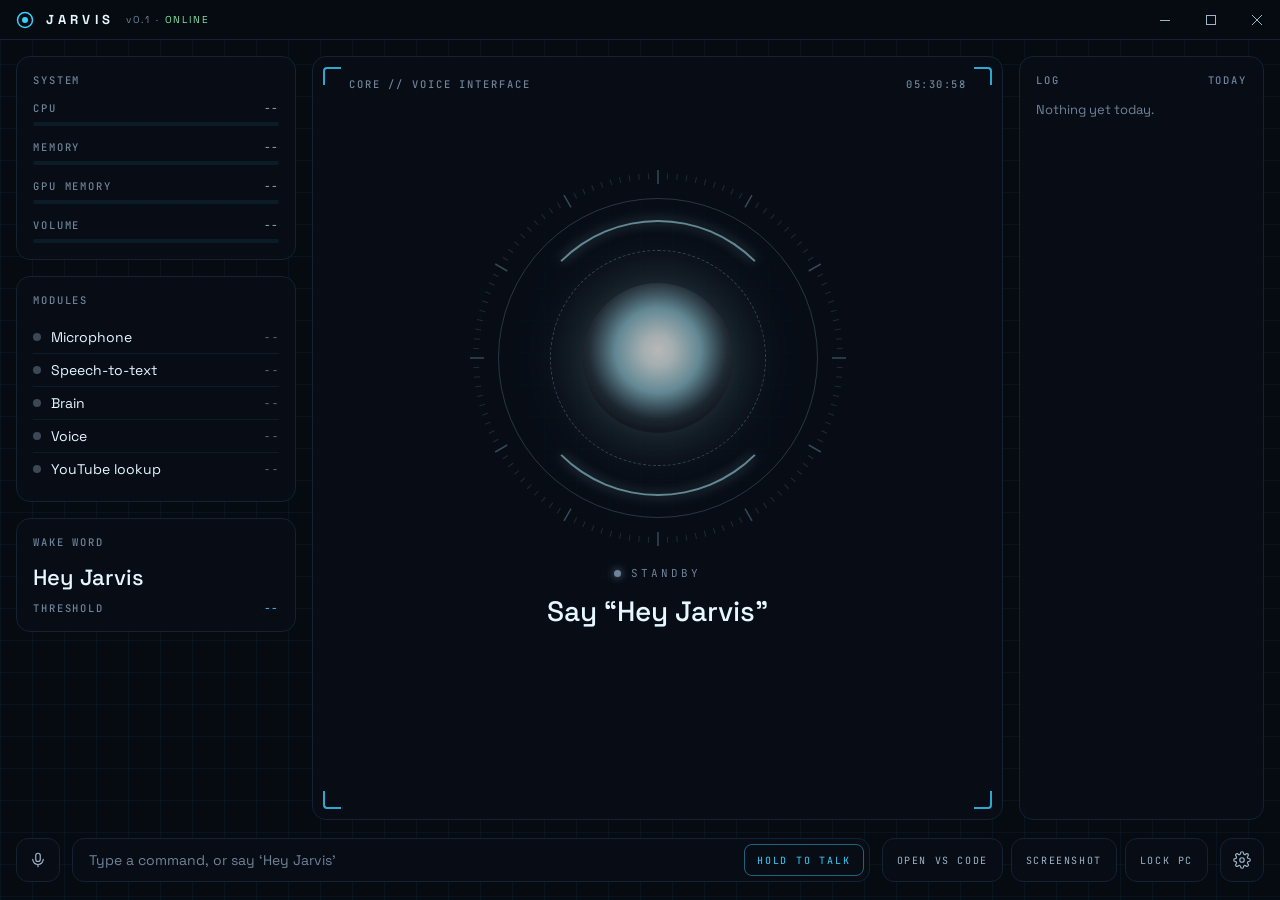
<file: src/jarvis/ui/index.html>
<!doctype html>
<html lang="en">
<head>
  <meta charset="utf-8">
  <meta http-equiv="Content-Security-Policy" content="default-src 'self'; style-src 'self'; font-src 'self'; script-src 'self'; img-src 'self' data:; connect-src 'none'">
  <title>Jarvis</title>
  <link rel="stylesheet" href="style.css">
</head>
<body data-page="main">
<div class="app">
  <header class="titlebar">
    <div class="titlebar-drag pywebview-drag-region">
      <svg class="brand-ring" viewBox="0 0 18 18" aria-hidden="true">
        <circle cx="9" cy="9" r="7.5" fill="none" stroke="#39D0FF" stroke-width="1.5"/>
        <circle cx="9" cy="9" r="3" fill="#39D0FF"/>
      </svg>
      <span class="brand-name">JARVIS</span>
      <span class="brand-version">v0.1 · <span class="online">ONLINE</span></span>
    </div>
    <div class="window-buttons">
      <button data-action="minimize" title="Mini mode" aria-label="Minimize to mini mode">
        <svg viewBox="0 0 10 10"><path d="M0 5.5h10" stroke="currentColor" stroke-width="1"/></svg>
      </button>
      <button data-action="maximize" title="Maximize" aria-label="Maximize">
        <svg viewBox="0 0 10 10"><rect x="0.5" y="0.5" width="9" height="9" fill="none" stroke="currentColor" stroke-width="1"/></svg>
      </button>
      <button class="close" data-action="close" title="Close Jarvis" aria-label="Close">
        <svg viewBox="0 0 10 10"><path d="M0 0l10 10M10 0L0 10" stroke="currentColor" stroke-width="1"/></svg>
      </button>
    </div>
  </header>

  <main class="columns">
    <aside class="col-left">
      <section class="panel">
        <div class="panel-title"><span class="label">System</span></div>
        <div class="meter" data-meter="cpu">
          <div class="meter-head"><span class="label">CPU</span><span class="meter-value">--</span></div>
          <div class="meter-track"><div class="meter-fill"></div></div>
        </div>
        <div class="meter" data-meter="memory">
          <div class="meter-head"><span class="label">Memory</span><span class="meter-value">--</span></div>
          <div class="meter-track"><div class="meter-fill"></div></div>
        </div>
        <div class="meter" data-meter="gpu">
          <div class="meter-head"><span class="label">GPU memory</span><span class="meter-value">--</span></div>
          <div class="meter-track"><div class="meter-fill"></div></div>
        </div>
        <div class="meter" data-meter="volume">
          <div class="meter-head"><span class="label">Volume</span><span class="meter-value">--</span></div>
          <div class="meter-track"><div class="meter-fill"></div></div>
        </div>
      </section>

      <section class="panel">
        <div class="panel-title"><span class="label">Modules</span></div>
        <ul class="modules">
          <li class="module" data-module="microphone" data-level="idle"><span class="dot"></span><span class="module-name">Microphone</span><span class="module-status">--</span></li>
          <li class="module" data-module="stt" data-level="idle"><span class="dot"></span><span class="module-name">Speech-to-text</span><span class="module-status">--</span></li>
          <li class="module" data-module="brain" data-level="idle"><span class="dot"></span><span class="module-name">Brain</span><span class="module-status">--</span></li>
          <li class="module" data-module="voice" data-level="idle"><span class="dot"></span><span class="module-name">Voice</span><span class="module-status">--</span></li>
          <li class="module" data-module="youtube" data-level="idle"><span class="dot"></span><span class="module-name">YouTube lookup</span><span class="module-status">--</span></li>
        </ul>
      </section>

      <section class="panel">
        <div class="panel-title"><span class="label">Wake word</span></div>
        <div class="wake-phrase" id="wake-phrase">Hey Jarvis</div>
        <div class="wake-threshold"><span class="label">Threshold</span><span class="meter-value" id="wake-threshold">--</span></div>
      </section>
    </aside>

    <section class="col-center panel stage" id="stage" data-state="idle">
      <span class="bracket tl"></span><span class="bracket tr"></span>
      <span class="bracket bl"></span><span class="bracket br"></span>
      <span class="label core-label">Core // Voice interface</span>
      <span class="label core-clock" id="clock">--:--:--</span>

      <div class="orb" id="orb" data-state="idle" aria-hidden="true">
        <svg class="dial" id="dial" viewBox="0 0 380 380"></svg>
        <span class="ring"></span>
        <span class="arc"></span>
        <span class="dashed"></span>
        <span class="pulse"></span>
        <span class="core"></span>
      </div>

      <div class="status mono"><span class="status-dot"></span><span id="status-label">STANDBY</span></div>
      <div class="headline" id="phrase">Say “Hey Jarvis”</div>
      <div class="levels" aria-hidden="true">
        <span></span><span></span><span></span><span></span><span></span><span></span><span></span>
        <span></span><span></span><span></span><span></span><span></span><span></span><span></span>
      </div>
    </section>

    <aside class="col-right panel log">
      <div class="panel-title"><span class="label">Log</span><span class="label" id="log-count">TODAY</span></div>
      <div class="log-list" id="log">
        <div class="log-empty" id="log-empty">Nothing yet today.</div>
      </div>
    </aside>
  </main>

  <footer class="bottombar">
    <button class="icon-button mute" data-action="mute" title="Mute the microphone" aria-label="Mute">
      <svg class="mic-on" viewBox="0 0 24 24" fill="none" stroke="currentColor" stroke-width="1.6" stroke-linecap="round"><rect x="9" y="3" width="6" height="11" rx="3"/><path d="M5 11a7 7 0 0 0 14 0M12 18v3"/></svg>
      <svg class="mic-off" viewBox="0 0 24 24" fill="none" stroke="currentColor" stroke-width="1.6" stroke-linecap="round"><path d="M9 9V6a3 3 0 0 1 6 0v5M15 14a3 3 0 0 1-6-1M5 11a7 7 0 0 0 11.5 5.4M19 11a7 7 0 0 1-.6 2.8M12 18v3M4 4l16 16"/></svg>
    </button>
    <div class="command">
      <input id="command" type="text" autocomplete="off" spellcheck="false" maxlength="300"
             placeholder="Type a command, or say ‘Hey Jarvis’">
      <button class="hold" id="hold" title="Hold to record, release to send">HOLD TO TALK</button>
    </div>
    <div class="quick">
      <button data-command="open vs code">Open VS Code</button>
      <button data-command="take a screenshot">Screenshot</button>
      <button data-command="lock the screen">Lock PC</button>
    </div>
    <button class="icon-button" data-action="settings" title="Settings" aria-label="Settings">
      <svg viewBox="0 0 24 24" fill="none" stroke="currentColor" stroke-width="1.6"><circle cx="12" cy="12" r="3"/><path d="M19.4 15a1.7 1.7 0 0 0 .3 1.8l.1.1a2 2 0 1 1-2.8 2.8l-.1-.1a1.7 1.7 0 0 0-1.8-.3 1.7 1.7 0 0 0-1 1.5V21a2 2 0 1 1-4 0v-.1a1.7 1.7 0 0 0-1.1-1.5 1.7 1.7 0 0 0-1.8.3l-.1.1a2 2 0 1 1-2.8-2.8l.1-.1a1.7 1.7 0 0 0 .3-1.8 1.7 1.7 0 0 0-1.5-1H3a2 2 0 1 1 0-4h.1a1.7 1.7 0 0 0 1.5-1.1 1.7 1.7 0 0 0-.3-1.8l-.1-.1a2 2 0 1 1 2.8-2.8l.1.1a1.7 1.7 0 0 0 1.8.3H9a1.7 1.7 0 0 0 1-1.5V3a2 2 0 1 1 4 0v.1a1.7 1.7 0 0 0 1 1.5 1.7 1.7 0 0 0 1.8-.3l.1-.1a2 2 0 1 1 2.8 2.8l-.1.1a1.7 1.7 0 0 0-.3 1.8V9a1.7 1.7 0 0 0 1.5 1H21a2 2 0 1 1 0 4h-.1a1.7 1.7 0 0 0-1.5 1z"/></svg>
    </button>
  </footer>
</div>

<div class="error-banner panel" id="error" role="alert" hidden>
  <span class="label error-title">Error</span>
  <span class="error-text" id="error-text"></span>
</div>

<div class="confirm panel" id="confirm" hidden>
  <div class="confirm-text">
    <div class="confirm-question" id="confirm-question"></div>
    <div class="label confirm-hint">Say or type yes / no</div>
  </div>
  <button class="yes" data-answer="yes">YES</button>
  <button class="no" data-answer="no">NO</button>
</div>

<div class="settings" id="settings" hidden>
  <div class="panel">
    <div class="panel-title"><span class="label">Settings</span><span class="label">config.py</span></div>
    <label class="toggle-row" id="startup-row">
      <span class="toggle-text">
        <span class="toggle-title">Start with Windows</span>
        <span class="label toggle-note" id="startup-note">Opens as the mini pill at login</span>
      </span>
      <input type="checkbox" class="toggle" id="startup-toggle">
    </label>
    <dl id="settings-list"></dl>
    <button class="settings-close" data-action="settings-close">CLOSE</button>
  </div>
</div>

<script src="app.js"></script>
</body>
</html>
</file>
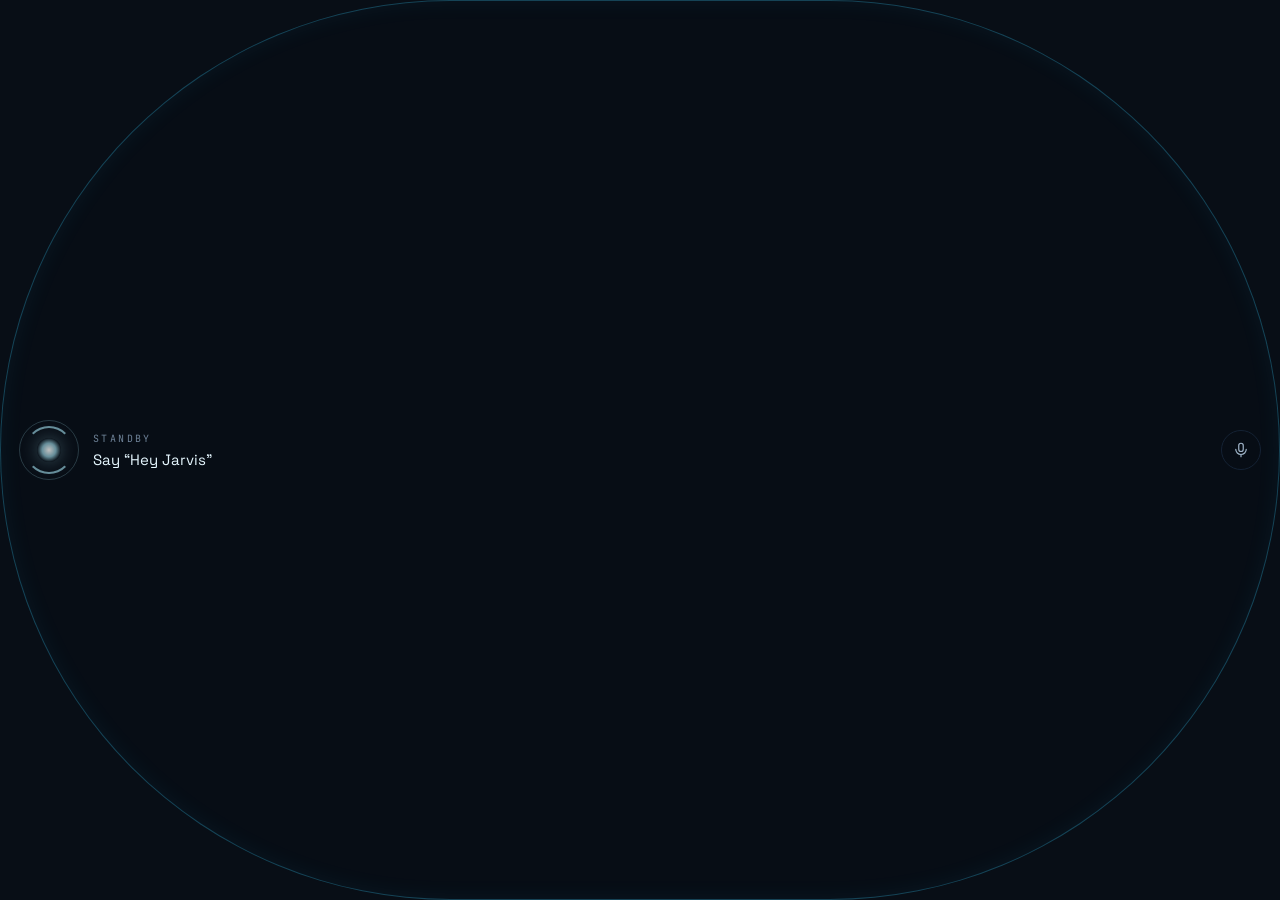
<file: src/jarvis/ui/mini.html>
<!doctype html>
<html lang="en" class="mini">
<head>
  <meta charset="utf-8">
  <meta http-equiv="Content-Security-Policy" content="default-src 'self'; style-src 'self'; font-src 'self'; script-src 'self'; img-src 'self' data:; connect-src 'none'">
  <title>Jarvis mini</title>
  <link rel="stylesheet" href="style.css">
</head>
<body data-page="mini">
  <div class="pill" id="pill" data-state="idle">
    <button class="mini-orb" id="mini-orb" data-state="idle" data-action="restore" title="Open Jarvis" aria-label="Open the full window">
      <span class="ring"></span><span class="arc"></span><span class="core"></span>
    </button>
    <div class="pill-middle pywebview-drag-region">
      <div class="pill-status mono" id="status-label">STANDBY</div>
      <div class="pill-phrase" id="phrase">Say “Hey Jarvis”</div>
    </div>
    <button class="icon-button mute" data-action="mute" title="Mute the microphone" aria-label="Mute">
      <svg class="mic-on" viewBox="0 0 24 24" fill="none" stroke="currentColor" stroke-width="1.6" stroke-linecap="round"><rect x="9" y="3" width="6" height="11" rx="3"/><path d="M5 11a7 7 0 0 0 14 0M12 18v3"/></svg>
      <svg class="mic-off" viewBox="0 0 24 24" fill="none" stroke="currentColor" stroke-width="1.6" stroke-linecap="round"><path d="M9 9V6a3 3 0 0 1 6 0v5M15 14a3 3 0 0 1-6-1M5 11a7 7 0 0 0 11.5 5.4M19 11a7 7 0 0 1-.6 2.8M12 18v3M4 4l16 16"/></svg>
    </button>
  </div>
  <script src="app.js"></script>
</body>
</html>
</file>
<file: src/jarvis/ui/style.css>
/* Jarvis desktop UI. Everything is local: fonts are bundled in ./fonts, and
   all animation is CSS (no canvas, no JS animation loops). */

@font-face { font-family: "Space Grotesk"; font-weight: 400; font-style: normal; font-display: block; src: url("fonts/space-grotesk-latin-400-normal.woff2") format("woff2"); }
@font-face { font-family: "Space Grotesk"; font-weight: 500; font-style: normal; font-display: block; src: url("fonts/space-grotesk-latin-500-normal.woff2") format("woff2"); }
@font-face { font-family: "Space Grotesk"; font-weight: 700; font-style: normal; font-display: block; src: url("fonts/space-grotesk-latin-700-normal.woff2") format("woff2"); }
@font-face { font-family: "JetBrains Mono"; font-weight: 400; font-style: normal; font-display: block; src: url("fonts/jetbrains-mono-latin-400-normal.woff2") format("woff2"); }
@font-face { font-family: "JetBrains Mono"; font-weight: 500; font-style: normal; font-display: block; src: url("fonts/jetbrains-mono-latin-500-normal.woff2") format("woff2"); }

:root {
  --bg: #060A11;
  --grid: rgba(57, 208, 255, 0.05);
  --panel: rgba(8, 14, 22, 0.85);
  --border: #142234;
  --radius: 14px;
  --text: #E6F7FF;
  --text-2: #9FB4C8;
  --dim: #6F8399;
  --cyan: #39D0FF;
  --amber: #FFB547;
  --green: #7EE2A8;
  --red: #FF5C6C;
  --sans: "Space Grotesk", "Segoe UI", sans-serif;
  --mono: "JetBrains Mono", Consolas, monospace;
}

* { box-sizing: border-box; }
html, body { margin: 0; height: 100%; }
body {
  background-color: var(--bg);
  background-image:
    linear-gradient(var(--grid) 1px, transparent 1px),
    linear-gradient(90deg, var(--grid) 1px, transparent 1px);
  background-size: 32px 32px;
  color: var(--text);
  font-family: var(--sans);
  font-size: 14px;
  overflow: hidden;
  user-select: none;
  -webkit-font-smoothing: antialiased;
}
button { font: inherit; color: inherit; cursor: pointer; }
.mono, .label {
  font-family: var(--mono);
  text-transform: uppercase;
  letter-spacing: 0.18em;
}
.label { font-size: 10.5px; color: var(--dim); font-weight: 500; }

/* ---------- title bar ---------- */

.app { display: flex; flex-direction: column; height: 100vh; }
.titlebar {
  flex: 0 0 40px;
  height: 40px;
  display: flex;
  align-items: stretch;
  border-bottom: 1px solid var(--border);
  background: rgba(6, 10, 17, 0.9);
}
.titlebar-drag { flex: 1; display: flex; align-items: center; gap: 12px; padding: 0 16px; min-width: 0; }
.brand-ring { width: 18px; height: 18px; flex: 0 0 18px; }
.brand-name { font-weight: 700; letter-spacing: 0.32em; font-size: 13px; }
.brand-version { font-size: 10px; color: var(--dim); letter-spacing: 0.18em; }
.brand-version .online { color: var(--green); }
.window-buttons { display: flex; }
.window-buttons button {
  width: 46px; height: 40px; border: 0; background: transparent;
  display: grid; place-items: center; color: var(--text-2);
}
.window-buttons button:hover { background: rgba(255, 255, 255, 0.06); color: var(--text); }
.window-buttons button.close:hover { background: #E81123; color: #fff; }
.window-buttons svg { width: 10px; height: 10px; }

/* ---------- layout ---------- */

.columns {
  flex: 1;
  min-height: 0;
  display: flex;
  flex-wrap: wrap;
  gap: 16px;
  padding: 16px;
  overflow-y: auto;
  align-content: stretch;
}
.col-left { flex: 0 0 280px; display: flex; flex-direction: column; gap: 16px; min-height: 0; }
.col-center { flex: 1 1 480px; min-width: 420px; min-height: 560px; }
.col-right { flex: 0 0 340px; min-height: 0; display: flex; flex-direction: column; }

.panel {
  background: var(--panel);
  border: 1px solid var(--border);
  border-radius: var(--radius);
  padding: 16px;
}
.panel-title { display: flex; justify-content: space-between; align-items: baseline; margin-bottom: 14px; }

/* ---------- system meters ---------- */

.meter + .meter { margin-top: 14px; }
.meter-head { display: flex; justify-content: space-between; align-items: baseline; margin-bottom: 7px; }
.meter-value { font-family: var(--mono); font-size: 11px; color: var(--text-2); letter-spacing: 0.06em; }
.meter-track { height: 4px; border-radius: 2px; background: rgba(57, 208, 255, 0.08); overflow: hidden; }
.meter-fill {
  height: 100%; width: 0; border-radius: 2px; background: var(--cyan);
  box-shadow: 0 0 8px rgba(57, 208, 255, 0.6);
  transition: width 0.6s ease;
}
.meter.unavailable .meter-value { color: var(--dim); }
.meter.unavailable .meter-fill { width: 0 !important; }

/* ---------- modules ---------- */

.modules { list-style: none; margin: 0; padding: 0; }
.module { display: flex; align-items: center; gap: 10px; padding: 7px 0; }
.module + .module { border-top: 1px solid rgba(20, 34, 52, 0.7); }
.module-name { flex: 1; color: var(--text); }
.module-status { font-family: var(--mono); font-size: 10px; letter-spacing: 0.14em; color: var(--dim); }
.dot { width: 8px; height: 8px; border-radius: 50%; background: var(--dim); opacity: 0.5; flex: 0 0 8px; }
.module[data-level="active"] .dot { background: var(--green); opacity: 1; box-shadow: 0 0 8px rgba(126, 226, 168, 0.7); }
.module[data-level="active"] .module-status { color: var(--green); }
.module[data-level="warn"] .dot { background: var(--amber); opacity: 1; box-shadow: 0 0 8px rgba(255, 181, 71, 0.6); }
.module[data-level="warn"] .module-status { color: var(--amber); }
.module[data-level="error"] .dot { background: var(--red); opacity: 1; box-shadow: 0 0 8px rgba(255, 92, 108, 0.6); }
.module[data-level="error"] .module-status { color: var(--red); }

/* ---------- wake word ---------- */

.wake-phrase { font-size: 22px; font-weight: 500; margin: 2px 0 10px; }
.wake-threshold { display: flex; justify-content: space-between; }
.wake-threshold .meter-value { color: var(--cyan); }

/* ---------- center stage ---------- */

.stage {
  position: relative;
  height: 100%;
  display: flex;
  flex-direction: column;
  align-items: center;
  justify-content: center;
  overflow: hidden;
}
.bracket { position: absolute; width: 18px; height: 18px; border: 0 solid var(--cyan); opacity: 0.8; }
.bracket.tl { top: 10px; left: 10px; border-top-width: 2px; border-left-width: 2px; border-top-left-radius: 4px; }
.bracket.tr { top: 10px; right: 10px; border-top-width: 2px; border-right-width: 2px; border-top-right-radius: 4px; }
.bracket.bl { bottom: 10px; left: 10px; border-bottom-width: 2px; border-left-width: 2px; border-bottom-left-radius: 4px; }
.bracket.br { bottom: 10px; right: 10px; border-bottom-width: 2px; border-right-width: 2px; border-bottom-right-radius: 4px; }
.core-label { position: absolute; top: 20px; left: 36px; }
.core-clock { position: absolute; top: 20px; right: 36px; letter-spacing: 0.14em; }

/* ---------- the orb ---------- */

.orb {
  --arc-color: var(--cyan);
  --ring-color: rgba(57, 208, 255, 0.35);
  --dash-color: rgba(57, 208, 255, 0.45);
  --core-inner: #CFF6FF;
  --core-mid: var(--cyan);
  --core-glow: rgba(57, 208, 255, 0.45);
  --arc-speed: 12s;
  --dash-speed: 40s;
  --breathe-speed: 4s;
  --pulse-speed: 0s;
  position: relative;
  width: 380px;
  height: 380px;
  flex: 0 0 380px;
  transition: filter 0.6s ease;
}
.orb > * { position: absolute; border-radius: 50%; }
.orb .dial { inset: 0; width: 100%; height: 100%; color: var(--cyan); opacity: 0.55; animation: spin 90s linear infinite; }
.orb .ring { inset: 30px; border: 1px solid var(--ring-color); }
.orb .arc {
  inset: 52px;
  border: 2px solid transparent;
  border-top-color: var(--arc-color);
  border-bottom-color: var(--arc-color);
  filter: drop-shadow(0 0 6px var(--arc-color));
  animation: spin var(--arc-speed) linear infinite;
  transition: border-color 0.4s ease;
}
.orb .dashed { inset: 82px; border: 1px dashed var(--dash-color); animation: spin var(--dash-speed) linear infinite reverse; transition: border-color 0.4s ease; }
.orb .pulse { inset: 115px; border: 1px solid var(--arc-color); opacity: 0; }
.orb .core {
  inset: 115px;
  background: radial-gradient(circle at 50% 45%, #FFFFFF 0%, var(--core-inner) 14%, var(--core-mid) 38%, rgba(57, 208, 255, 0.18) 62%, transparent 72%);
  box-shadow: 0 0 60px var(--core-glow), inset 0 0 30px rgba(255, 255, 255, 0.15);
  animation: breathe var(--breathe-speed) ease-in-out infinite;
  transition: box-shadow 0.4s ease;
}

.orb[data-state="idle"] { filter: saturate(0.35) brightness(0.72); }
.orb[data-state="wake"] { --arc-speed: 0.8s; --breathe-speed: 0.9s; --core-glow: rgba(57, 208, 255, 0.85); }
.orb[data-state="wake"] .core { filter: brightness(1.3); }
.orb[data-state="wake"] .pulse { animation: pulse 0.9s ease-out infinite; }
.orb[data-state="listening"] { --arc-speed: 3.2s; --breathe-speed: 1.8s; }
.orb[data-state="listening"] .pulse { animation: pulse 1.8s ease-out infinite; }
.orb[data-state="thinking"] {
  --arc-color: var(--amber);
  --dash-color: rgba(255, 181, 71, 0.75);
  --core-inner: #FFE9C2;
  --core-mid: var(--amber);
  --core-glow: rgba(255, 181, 71, 0.55);
  --arc-speed: 0.9s;
  --dash-speed: 1.4s;
  --breathe-speed: 1.6s;
}
.orb[data-state="thinking"] .core {
  background: radial-gradient(circle at 50% 45%, #FFFFFF 0%, var(--core-inner) 14%, var(--core-mid) 38%, rgba(255, 181, 71, 0.18) 62%, transparent 72%);
}
.orb[data-state="speaking"] { --arc-speed: 4s; --breathe-speed: 0.55s; --core-glow: rgba(57, 208, 255, 0.7); }

@keyframes spin { to { transform: rotate(360deg); } }
@keyframes breathe { 0%, 100% { transform: scale(0.94); opacity: 0.85; } 50% { transform: scale(1.04); opacity: 1; } }
@keyframes pulse { 0% { transform: scale(1); opacity: 0.8; } 100% { transform: scale(2.3); opacity: 0; } }
@keyframes blink { 0%, 49% { opacity: 1; } 50%, 100% { opacity: 0.15; } }
@keyframes level { 0%, 100% { transform: scaleY(0.2); } 50% { transform: scaleY(1); } }

/* ---------- status, headline, level bars ---------- */

.status { display: flex; align-items: center; gap: 10px; margin-top: 18px; font-size: 11px; color: var(--cyan); letter-spacing: 0.26em; }
.status-dot { width: 7px; height: 7px; border-radius: 50%; background: currentColor; box-shadow: 0 0 8px currentColor; animation: blink 1.2s step-end infinite; }
.stage[data-state="idle"] .status { color: var(--dim); }
.stage[data-state="thinking"] .status { color: var(--amber); }
.stage[data-state="speaking"] .status { color: var(--green); }
.headline {
  margin: 14px 32px 0;
  max-width: 720px;
  min-height: 2.5em;
  font-size: 28px;
  font-weight: 500;
  line-height: 1.25;
  text-align: center;
  display: -webkit-box;
  -webkit-line-clamp: 2;
  -webkit-box-orient: vertical;
  overflow: hidden;
  user-select: text;
}
.levels { display: flex; align-items: center; gap: 4px; height: 30px; margin-top: 14px; visibility: hidden; }
.levels span { width: 4px; height: 100%; border-radius: 2px; background: var(--cyan); box-shadow: 0 0 6px rgba(57, 208, 255, 0.6); transform: scaleY(0.2); }
.stage[data-state="speaking"] .levels { visibility: visible; }
.stage[data-state="speaking"] .levels span { animation: level 0.9s ease-in-out infinite; }
.levels span:nth-child(1) { animation-delay: -0.10s; } .levels span:nth-child(2) { animation-delay: -0.55s; }
.levels span:nth-child(3) { animation-delay: -0.30s; } .levels span:nth-child(4) { animation-delay: -0.80s; }
.levels span:nth-child(5) { animation-delay: -0.20s; } .levels span:nth-child(6) { animation-delay: -0.65s; }
.levels span:nth-child(7) { animation-delay: -0.40s; } .levels span:nth-child(8) { animation-delay: -0.05s; }
.levels span:nth-child(9) { animation-delay: -0.70s; } .levels span:nth-child(10) { animation-delay: -0.35s; }
.levels span:nth-child(11) { animation-delay: -0.85s; } .levels span:nth-child(12) { animation-delay: -0.15s; }
.levels span:nth-child(13) { animation-delay: -0.60s; } .levels span:nth-child(14) { animation-delay: -0.25s; }

/* ---------- log ---------- */

.log { flex: 1; min-height: 0; display: flex; flex-direction: column; }
.log-list { flex: 1; min-height: 0; overflow-y: auto; margin: 0 -6px; padding: 0 6px; user-select: text; }
.log-list::-webkit-scrollbar { width: 6px; }
.log-list::-webkit-scrollbar-thumb { background: var(--border); border-radius: 3px; }
.log-empty { color: var(--dim); font-size: 13px; }
.entry { padding: 12px 0; }
.entry + .entry { border-top: 1px solid rgba(20, 34, 52, 0.7); }
.entry-said { display: flex; gap: 10px; align-items: baseline; }
.entry-time { font-family: var(--mono); font-size: 10px; color: var(--dim); letter-spacing: 0.08em; flex: 0 0 auto; }
.entry-said-text { color: var(--text); }
.entry-reply { display: flex; gap: 10px; align-items: baseline; margin-top: 6px; padding-left: 46px; color: var(--text-2); }
.entry-reply-text { flex: 1; }
.tag {
  flex: 0 0 auto;
  font-family: var(--mono); font-size: 9px; letter-spacing: 0.16em; font-weight: 500;
  border: 1px solid currentColor; border-radius: 4px; padding: 1px 6px;
}
.tag.cmd { color: var(--cyan); }
.tag.brain { color: var(--amber); }
.tag.web { color: var(--green); }

/* ---------- bottom bar ---------- */

.bottombar { flex: 0 0 64px; display: flex; align-items: center; gap: 12px; padding: 0 16px 16px; }
.icon-button {
  flex: 0 0 44px; width: 44px; height: 44px; border-radius: 12px;
  background: var(--panel); border: 1px solid var(--border);
  display: grid; place-items: center; color: var(--text-2);
  transition: border-color 0.2s, color 0.2s;
}
.icon-button:hover { border-color: rgba(57, 208, 255, 0.5); color: var(--cyan); }
.icon-button svg { width: 18px; height: 18px; }
.icon-button .mic-off { display: none; }
.muted .icon-button.mute { border-color: rgba(255, 92, 108, 0.6); color: var(--red); }
.muted .icon-button.mute .mic-on { display: none; }
.muted .icon-button.mute .mic-off { display: block; }
.command { flex: 1; position: relative; min-width: 220px; }
.command input {
  width: 100%; height: 44px; border-radius: 12px; outline: none;
  background: var(--panel); border: 1px solid var(--border); color: var(--text);
  font: inherit; font-size: 14px; padding: 0 150px 0 16px;
  user-select: text;
}
.command input::placeholder { color: var(--dim); }
.command input:focus { border-color: rgba(57, 208, 255, 0.55); }
.hold {
  position: absolute; right: 6px; top: 6px; height: 32px; padding: 0 12px;
  border-radius: 8px; border: 1px solid rgba(57, 208, 255, 0.45); background: transparent;
  color: var(--cyan); font-family: var(--mono); font-size: 10px; letter-spacing: 0.18em; touch-action: none;
}
.hold:hover { background: rgba(57, 208, 255, 0.08); }
.hold.held { background: var(--cyan); color: var(--bg); box-shadow: 0 0 16px rgba(57, 208, 255, 0.55); }
.quick { display: flex; gap: 8px; }
.quick button {
  height: 44px; padding: 0 14px; border-radius: 12px;
  background: var(--panel); border: 1px solid var(--border); color: var(--text-2);
  font-family: var(--mono); font-size: 10px; letter-spacing: 0.16em; text-transform: uppercase; white-space: nowrap;
}
.quick button:hover { border-color: rgba(57, 208, 255, 0.5); color: var(--cyan); }

/* ---------- confirmation and settings ---------- */

.confirm {
  position: fixed; left: 50%; bottom: 88px; transform: translateX(-50%);
  min-width: 420px; max-width: 640px; display: flex; align-items: center; gap: 16px;
  border-color: rgba(255, 181, 71, 0.55); box-shadow: 0 0 30px rgba(255, 181, 71, 0.15);
}
.confirm[hidden], .settings[hidden] { display: none; }
.confirm-text { flex: 1; }
.confirm-question { font-size: 15px; }
.confirm-hint { margin-top: 4px; }
.confirm button, .settings-close {
  height: 34px; padding: 0 16px; border-radius: 8px; background: transparent;
  font-family: var(--mono); font-size: 11px; letter-spacing: 0.18em;
}
.confirm .yes { border: 1px solid var(--green); color: var(--green); }
.confirm .no { border: 1px solid var(--dim); color: var(--text-2); }
.error-banner {
  position: fixed; top: 52px; left: 50%; transform: translateX(-50%);
  max-width: 760px; display: flex; gap: 14px; align-items: baseline;
  border-color: rgba(255, 92, 108, 0.6); box-shadow: 0 0 30px rgba(255, 92, 108, 0.15);
  user-select: text;
}
.error-banner[hidden] { display: none; }
.error-title { color: var(--red); }
.toggle-row {
  display: flex; align-items: center; justify-content: space-between; gap: 16px;
  padding: 0 0 16px; margin-bottom: 16px; border-bottom: 1px solid var(--border); cursor: pointer;
}
.toggle-text { display: flex; flex-direction: column; gap: 4px; }
.toggle-title { color: var(--text); }
.toggle-note.outdated { color: var(--amber); }
.toggle {
  appearance: none; width: 38px; height: 22px; border-radius: 11px; position: relative; flex: 0 0 38px;
  background: rgba(57, 208, 255, 0.08); border: 1px solid var(--border); cursor: pointer; margin: 0;
  transition: background 0.2s, border-color 0.2s;
}
.toggle::after {
  content: ""; position: absolute; top: 2px; left: 2px; width: 16px; height: 16px; border-radius: 50%;
  background: var(--dim); transition: transform 0.2s, background 0.2s;
}
.toggle:checked { background: rgba(57, 208, 255, 0.25); border-color: var(--cyan); }
.toggle:checked::after { transform: translateX(16px); background: var(--cyan); }
.toggle:disabled { opacity: 0.4; cursor: default; }
.settings { position: fixed; inset: 0; background: rgba(6, 10, 17, 0.7); display: grid; place-items: center; }
.settings .panel { width: 420px; }
.settings dl { display: grid; grid-template-columns: auto 1fr; gap: 10px 18px; margin: 0 0 18px; }
.settings dt { font-family: var(--mono); font-size: 10.5px; letter-spacing: 0.16em; text-transform: uppercase; color: var(--dim); }
.settings dd { margin: 0; color: var(--text); text-align: right; }
.settings-close { border: 1px solid var(--border); color: var(--text-2); }

/* ---------- mini pill ---------- */

html.mini body { background: rgba(8, 14, 22, 1); background-image: none; }
.pill {
  position: fixed; inset: 0;
  display: flex; align-items: center; gap: 14px; padding: 0 18px 0 18px;
  border-radius: 9999px; background: rgba(8, 14, 22, 0.94);
  border: 1px solid rgba(57, 208, 255, 0.28);
  box-shadow: inset 0 0 24px rgba(57, 208, 255, 0.06);
}
.mini-orb { position: relative; width: 60px; height: 60px; flex: 0 0 60px; border: 0; padding: 0; background: transparent; border-radius: 50%; }
.mini-orb > span { position: absolute; border-radius: 50%; }
.mini-orb .ring { inset: 0; border: 1px solid rgba(57, 208, 255, 0.35); }
.mini-orb .arc { inset: 6px; border: 2px solid transparent; border-top-color: var(--arc-color, var(--cyan)); border-bottom-color: var(--arc-color, var(--cyan)); animation: spin var(--arc-speed, 6s) linear infinite; }
.mini-orb .core { inset: 18px; background: radial-gradient(circle, #FFFFFF 0%, var(--core-mid, var(--cyan)) 40%, transparent 72%); box-shadow: 0 0 18px var(--core-glow, rgba(57, 208, 255, 0.5)); animation: breathe var(--breathe-speed, 4s) ease-in-out infinite; }
.mini-orb:hover .ring { border-color: var(--cyan); }
.mini-orb[data-state="idle"] { filter: saturate(0.35) brightness(0.75); }
.mini-orb[data-state="wake"] { --arc-speed: 0.8s; --breathe-speed: 0.9s; }
.mini-orb[data-state="listening"] { --arc-speed: 2.5s; --breathe-speed: 1.8s; }
.mini-orb[data-state="thinking"] { --arc-color: var(--amber); --core-mid: var(--amber); --core-glow: rgba(255, 181, 71, 0.55); --arc-speed: 0.9s; --breathe-speed: 1.6s; }
.mini-orb[data-state="speaking"] { --arc-speed: 3s; --breathe-speed: 0.55s; }
.pill-middle { flex: 1; min-width: 0; height: 100%; display: flex; flex-direction: column; justify-content: center; }
.pill-status { font-size: 10px; letter-spacing: 0.24em; color: var(--cyan); }
.pill[data-state="idle"] .pill-status { color: var(--dim); }
.pill[data-state="thinking"] .pill-status { color: var(--amber); }
.pill[data-state="speaking"] .pill-status { color: var(--green); }
.pill-phrase { margin-top: 5px; font-size: 15px; white-space: nowrap; overflow: hidden; text-overflow: ellipsis; }
.pill .icon-button { flex: 0 0 40px; width: 40px; height: 40px; border-radius: 50%; }
</file>
